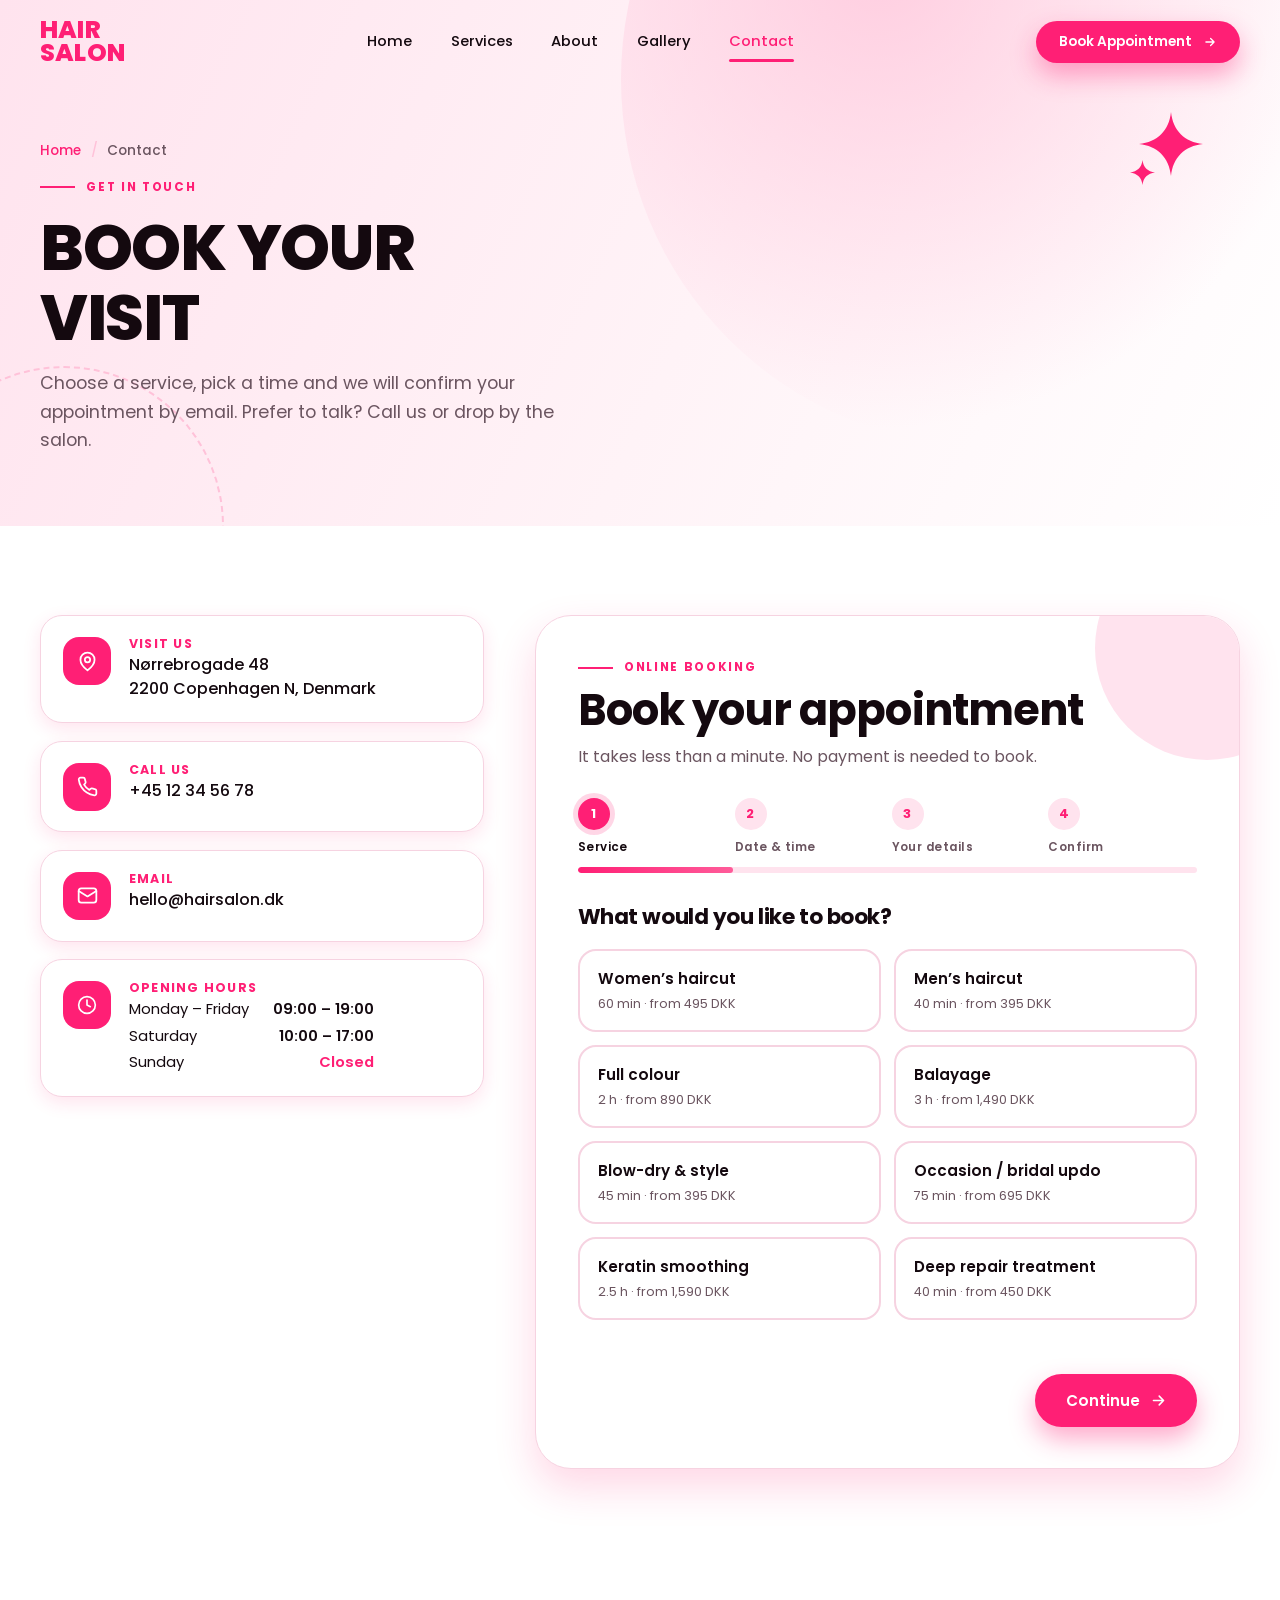
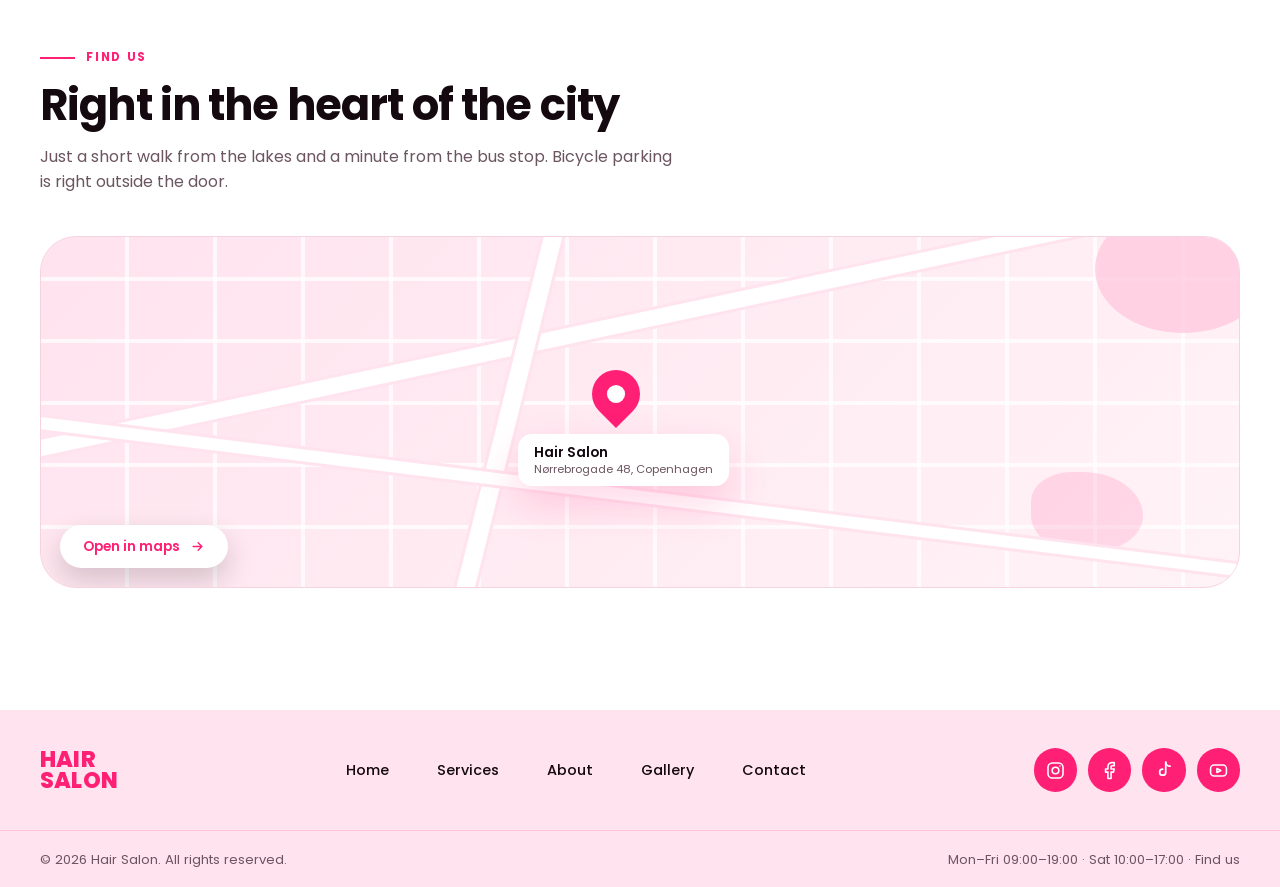
<file: contact.html>
<!doctype html>
<html lang="en">
<head>
  <meta charset="utf-8">
  <meta name="viewport" content="width=device-width, initial-scale=1">
  <title>Contact &amp; Booking — Hair Salon</title>
  <meta name="description" content="Book your appointment at Hair Salon online, find our address and opening hours, or get in touch with the team.">
  <meta name="theme-color" content="#ff1f75">
  <link rel="icon" href="assets/favicon.svg" type="image/svg+xml">
  <link rel="preconnect" href="https://fonts.googleapis.com">
  <link rel="preconnect" href="https://fonts.gstatic.com" crossorigin>
  <link rel="stylesheet" href="https://fonts.googleapis.com/css2?family=Poppins:wght@400;500;600;700;800&amp;display=swap">
  <link rel="stylesheet" href="css/main.css">
  <script src="js/boot.js"></script>
</head>
<body>
  <a class="skip-link" href="#main">Skip to content</a>

  <header class="site-header">
    <div class="container site-header__inner">
      <a class="logo" href="index.html" aria-label="Hair Salon — home">
        <span>Hair</span>
        <span>Salon</span>
      </a>
      <button class="nav-toggle" type="button" aria-expanded="false" aria-controls="site-nav" aria-label="Open menu">
        <span class="nav-toggle__bar"></span>
      </button>
      <nav class="site-nav" id="site-nav" aria-label="Main">
        <ul class="site-nav__list">
          <li><a class="site-nav__link" href="index.html">Home</a></li>
          <li><a class="site-nav__link" href="services.html">Services</a></li>
          <li><a class="site-nav__link" href="about.html">About</a></li>
          <li><a class="site-nav__link" href="gallery.html">Gallery</a></li>
          <li><a class="site-nav__link is-active" href="contact.html" aria-current="page">Contact</a></li>
        </ul>
        <a class="btn btn--primary btn--arrow btn--sm" href="contact.html#booking">Book Appointment</a>
      </nav>
    </div>
  </header>

  <main id="main">

    <section class="page-hero" aria-labelledby="page-title">
      <div class="container">
        <div class="page-hero__inner">
          <ol class="breadcrumbs" aria-label="Breadcrumb">
            <li><a href="index.html">Home</a></li>
            <li aria-current="page">Contact</li>
          </ol>
          <span class="eyebrow">Get in touch</span>
          <h1 class="page-hero__title" id="page-title">Book Your<br>Visit</h1>
          <p class="page-hero__lead">Choose a service, pick a time and we will confirm your appointment by email. Prefer to talk? Call us or drop by the salon.</p>
        </div>
        <div class="page-hero__spark" aria-hidden="true">
          <span class="sparkle sparkle--xl"></span>
          <span class="sparkle sparkle--md sparkle--late"></span>
        </div>
      </div>
    </section>

    <section class="section" aria-labelledby="booking-title">
      <div class="container contact-grid">

        <!-- INFO -->
        <aside class="contact-info" aria-label="Salon details">
          <div class="info-card card reveal">
            <span class="info-card__icon"><span class="icon icon--pin" aria-hidden="true"></span></span>
            <div>
              <h2 class="info-card__title">Visit us</h2>
              <p class="info-card__text">Nørrebrogade 48<br>2200 Copenhagen N, Denmark</p>
            </div>
          </div>
          <div class="info-card card reveal" data-delay="1">
            <span class="info-card__icon"><span class="icon icon--phone" aria-hidden="true"></span></span>
            <div>
              <h2 class="info-card__title">Call us</h2>
              <p class="info-card__text"><a href="tel:+4512345678">+45 12 34 56 78</a></p>
            </div>
          </div>
          <div class="info-card card reveal" data-delay="2">
            <span class="info-card__icon"><span class="icon icon--mail" aria-hidden="true"></span></span>
            <div>
              <h2 class="info-card__title">Email</h2>
              <p class="info-card__text"><a href="mailto:hello@hairsalon.dk">hello@hairsalon.dk</a></p>
            </div>
          </div>
          <div class="info-card card reveal" data-delay="3">
            <span class="info-card__icon"><span class="icon icon--clock" aria-hidden="true"></span></span>
            <div>
              <h2 class="info-card__title">Opening hours</h2>
              <dl class="hours">
                <div class="hours__row"><dt>Monday – Friday</dt><dd>09:00 – 19:00</dd></div>
                <div class="hours__row"><dt>Saturday</dt><dd>10:00 – 17:00</dd></div>
                <div class="hours__row hours__row--closed"><dt>Sunday</dt><dd>Closed</dd></div>
              </dl>
            </div>
          </div>
        </aside>

        <!-- BOOKING -->
        <div class="booking reveal reveal--right" id="booking">
          <div class="booking__head" data-booking-head data-step="1">
            <span class="eyebrow">Online booking</span>
            <h2 id="booking-title">Book your appointment</h2>
            <p>It takes less than a minute. No payment is needed to book.</p>
          </div>

          <div class="booking__progress-wrap" data-booking-head>
            <ol class="steps" aria-label="Booking progress">
              <li class="steps__item is-active" data-step-item="1"><span class="steps__num">1</span><span>Service</span></li>
              <li class="steps__item" data-step-item="2"><span class="steps__num">2</span><span>Date &amp; time</span></li>
              <li class="steps__item" data-step-item="3"><span class="steps__num">3</span><span>Your details</span></li>
              <li class="steps__item" data-step-item="4"><span class="steps__num">4</span><span>Confirm</span></li>
            </ol>
          </div>

          <form id="booking-form" data-step="1" novalidate>
            <div class="progress" aria-hidden="true"><span class="progress__bar"></span></div>

            <!-- STEP 1 -->
            <div class="booking__panel is-active" data-panel="1">
              <h3 class="booking__title">What would you like to book?</h3>
              <fieldset class="fieldset">
                <legend class="sr-only">Service</legend>
                <div class="choice-grid">
                  <label class="choice"><input class="choice__input" type="radio" name="service" value="women-cut" data-name="Women’s haircut" data-price="from 495 DKK"><span class="choice__body"><span class="choice__title">Women’s haircut</span><span class="choice__meta">60 min · from 495 DKK</span></span></label>
                  <label class="choice"><input class="choice__input" type="radio" name="service" value="men-cut" data-name="Men’s haircut" data-price="from 395 DKK"><span class="choice__body"><span class="choice__title">Men’s haircut</span><span class="choice__meta">40 min · from 395 DKK</span></span></label>
                  <label class="choice"><input class="choice__input" type="radio" name="service" value="colour" data-name="Full colour" data-price="from 890 DKK"><span class="choice__body"><span class="choice__title">Full colour</span><span class="choice__meta">2 h · from 890 DKK</span></span></label>
                  <label class="choice"><input class="choice__input" type="radio" name="service" value="balayage" data-name="Balayage" data-price="from 1,490 DKK"><span class="choice__body"><span class="choice__title">Balayage</span><span class="choice__meta">3 h · from 1,490 DKK</span></span></label>
                  <label class="choice"><input class="choice__input" type="radio" name="service" value="blowdry" data-name="Blow-dry &amp; style" data-price="from 395 DKK"><span class="choice__body"><span class="choice__title">Blow-dry &amp; style</span><span class="choice__meta">45 min · from 395 DKK</span></span></label>
                  <label class="choice"><input class="choice__input" type="radio" name="service" value="updo" data-name="Occasion / bridal updo" data-price="from 695 DKK"><span class="choice__body"><span class="choice__title">Occasion / bridal updo</span><span class="choice__meta">75 min · from 695 DKK</span></span></label>
                  <label class="choice"><input class="choice__input" type="radio" name="service" value="keratin" data-name="Keratin smoothing" data-price="from 1,590 DKK"><span class="choice__body"><span class="choice__title">Keratin smoothing</span><span class="choice__meta">2.5 h · from 1,590 DKK</span></span></label>
                  <label class="choice"><input class="choice__input" type="radio" name="service" value="repair" data-name="Deep repair treatment" data-price="from 450 DKK"><span class="choice__body"><span class="choice__title">Deep repair treatment</span><span class="choice__meta">40 min · from 450 DKK</span></span></label>
                </div>
                <p class="field__error" data-error-for="service" role="alert"></p>
              </fieldset>
              <div class="booking__actions booking__actions--end">
                <button class="btn btn--primary btn--arrow" type="button" data-next>Continue</button>
              </div>
            </div>

            <!-- STEP 2 -->
            <div class="booking__panel" data-panel="2" hidden>
              <h3 class="booking__title">When suits you best?</h3>
              <div class="form-grid">
                <div class="field">
                  <label class="field__label" for="stylist">Stylist <small>(optional)</small></label>
                  <select class="select" id="stylist" name="stylist">
                    <option value="any">No preference</option>
                    <option value="maja">Maja Larsen</option>
                    <option value="sofie">Sofie Nielsen</option>
                    <option value="emil">Emil Andersen</option>
                    <option value="freja">Freja Holm</option>
                  </select>
                  <p class="field__error"></p>
                </div>
                <div class="field">
                  <label class="field__label" for="date">Date</label>
                  <input class="input" type="date" id="date" name="date" required>
                  <p class="field__error" data-error-for="date" role="alert"></p>
                </div>
              </div>
              <fieldset class="fieldset">
                <legend class="fieldset__legend">Available times</legend>
                <div class="slots">
                  <label class="choice"><input class="choice__input" type="radio" name="time" value="09:00"><span class="choice__body">09:00</span></label>
                  <label class="choice"><input class="choice__input" type="radio" name="time" value="10:00"><span class="choice__body">10:00</span></label>
                  <label class="choice"><input class="choice__input" type="radio" name="time" value="11:00"><span class="choice__body">11:00</span></label>
                  <label class="choice"><input class="choice__input" type="radio" name="time" value="12:00" disabled><span class="choice__body">12:00</span></label>
                  <label class="choice"><input class="choice__input" type="radio" name="time" value="13:00"><span class="choice__body">13:00</span></label>
                  <label class="choice"><input class="choice__input" type="radio" name="time" value="14:00"><span class="choice__body">14:00</span></label>
                  <label class="choice"><input class="choice__input" type="radio" name="time" value="15:00" disabled><span class="choice__body">15:00</span></label>
                  <label class="choice"><input class="choice__input" type="radio" name="time" value="16:00"><span class="choice__body">16:00</span></label>
                  <label class="choice"><input class="choice__input" type="radio" name="time" value="17:00"><span class="choice__body">17:00</span></label>
                </div>
                <p class="field__error" data-error-for="time" role="alert"></p>
              </fieldset>
              <div class="booking__actions">
                <button class="btn btn--ghost btn--back" type="button" data-prev>Back</button>
                <button class="btn btn--primary btn--arrow" type="button" data-next>Continue</button>
              </div>
            </div>

            <!-- STEP 3 -->
            <div class="booking__panel" data-panel="3" hidden>
              <h3 class="booking__title">Tell us about you</h3>
              <div class="form-grid">
                <div class="field">
                  <label class="field__label" for="name">Full name</label>
                  <input class="input" type="text" id="name" name="name" autocomplete="name" placeholder="Anna Jensen" required>
                  <p class="field__error" data-error-for="name" role="alert"></p>
                </div>
                <div class="field">
                  <label class="field__label" for="email">Email</label>
                  <input class="input" type="email" id="email" name="email" autocomplete="email" placeholder="anna@example.com" required>
                  <p class="field__error" data-error-for="email" role="alert"></p>
                </div>
                <div class="field form-grid__full">
                  <label class="field__label" for="phone">Phone <small>(optional)</small></label>
                  <input class="input" type="tel" id="phone" name="phone" autocomplete="tel" placeholder="+45 12 34 56 78">
                  <p class="field__error" data-error-for="phone" role="alert"></p>
                </div>
                <div class="field form-grid__full">
                  <label class="field__label" for="notes">Anything we should know? <small>(optional)</small></label>
                  <textarea class="textarea" id="notes" name="notes" placeholder="Hair length, inspiration photos, allergies…"></textarea>
                </div>
              </div>
              <div class="booking__actions">
                <button class="btn btn--ghost btn--back" type="button" data-prev>Back</button>
                <button class="btn btn--primary btn--arrow" type="button" data-next>Review</button>
              </div>
            </div>

            <!-- STEP 4 -->
            <div class="booking__panel" data-panel="4" hidden>
              <h3 class="booking__title">Check your booking</h3>
              <dl class="summary">
                <div class="summary__row"><dt>Service</dt><dd data-summary="service"></dd></div>
                <div class="summary__row"><dt>Price</dt><dd data-summary="price"></dd></div>
                <div class="summary__row"><dt>Stylist</dt><dd data-summary="stylist"></dd></div>
                <div class="summary__row"><dt>Date</dt><dd data-summary="date"></dd></div>
                <div class="summary__row"><dt>Time</dt><dd data-summary="time"></dd></div>
                <div class="summary__row"><dt>Name</dt><dd data-summary="name"></dd></div>
                <div class="summary__row"><dt>Email</dt><dd data-summary="email"></dd></div>
              </dl>
              <div class="field">
                <label class="check">
                  <input class="check__input" type="checkbox" name="consent">
                  <span class="check__box"></span>
                  <span>I agree to be contacted about this booking. Final prices are confirmed at the salon.</span>
                </label>
                <p class="field__error" data-error-for="consent" role="alert"></p>
              </div>
              <div class="booking__actions">
                <button class="btn btn--ghost btn--back" type="button" data-prev>Back</button>
                <button class="btn btn--primary btn--arrow" type="submit">Confirm booking</button>
              </div>
            </div>
          </form>

          <!-- SUCCESS -->
          <div class="booking__success" data-success hidden>
            <span class="booking__success-icon"><span class="icon icon--check" aria-hidden="true"></span></span>
            <h2 tabindex="-1">You are all set!</h2>
            <p>We have noted your request and will send a confirmation to <strong data-success-email></strong> shortly.</p>
            <span class="booking__ref" data-ref></span>
            <p>Keep this reference handy — we will look forward to seeing you.</p>
            <button class="btn btn--outline btn--sm" type="button" data-new-booking>Make another booking</button>
          </div>
        </div>

      </div>
    </section>

    <!-- MAP -->
    <section class="section" aria-labelledby="map-title">
      <div class="container">
        <div class="section-head reveal">
          <span class="eyebrow">Find us</span>
          <h2 id="map-title">Right in the heart of the city</h2>
          <p>Just a short walk from the lakes and a minute from the bus stop. Bicycle parking is right outside the door.</p>
        </div>
        <div class="map reveal reveal--zoom" role="img" aria-label="Stylised map showing the salon location at Nørrebrogade 48">
          <span class="map__water"></span>
          <span class="map__park"></span>
          <span class="map__road map__road--a"></span>
          <span class="map__road map__road--b"></span>
          <span class="map__road map__road--c"></span>
          <span class="map__pin"></span>
          <span class="map__label">Hair Salon<small>Nørrebrogade 48, Copenhagen</small></span>
          <a class="btn btn--white btn--sm btn--arrow map__link" href="https://www.openstreetmap.org/search?query=N%C3%B8rrebrogade%2048%20Copenhagen" target="_blank" rel="noopener">Open in maps</a>
        </div>
      </div>
    </section>

  </main>

  <footer class="site-footer">
    <div class="container site-footer__main">
      <a class="logo logo--footer" href="index.html" aria-label="Hair Salon — home"><span>Hair</span><span>Salon</span></a>
      <nav class="footer-nav" aria-label="Footer">
        <a href="index.html">Home</a>
        <a href="services.html">Services</a>
        <a href="about.html">About</a>
        <a href="gallery.html">Gallery</a>
        <a href="contact.html">Contact</a>
      </nav>
      <ul class="social" aria-label="Social media">
        <li><a class="social__link" href="https://www.instagram.com/" target="_blank" rel="noopener" aria-label="Instagram"><span class="icon icon--instagram" aria-hidden="true"></span></a></li>
        <li><a class="social__link" href="https://www.facebook.com/" target="_blank" rel="noopener" aria-label="Facebook"><span class="icon icon--facebook" aria-hidden="true"></span></a></li>
        <li><a class="social__link" href="https://www.tiktok.com/" target="_blank" rel="noopener" aria-label="TikTok"><span class="icon icon--tiktok" aria-hidden="true"></span></a></li>
        <li><a class="social__link" href="https://www.youtube.com/" target="_blank" rel="noopener" aria-label="YouTube"><span class="icon icon--youtube" aria-hidden="true"></span></a></li>
      </ul>
    </div>
    <div class="site-footer__bar">
      <div class="container site-footer__bar-inner">
        <span>© <span data-year>2026</span> Hair Salon. All rights reserved.</span>
        <span>Mon–Fri 09:00–19:00 · Sat 10:00–17:00 · <a href="contact.html">Find us</a></span>
      </div>
    </div>
  </footer>

  <button class="to-top" type="button" aria-label="Back to top"><span class="icon icon--arrow" aria-hidden="true"></span></button>

  <script src="js/main.js" defer></script>
  <script src="js/booking.js" defer></script>
</body>
</html>
</file>
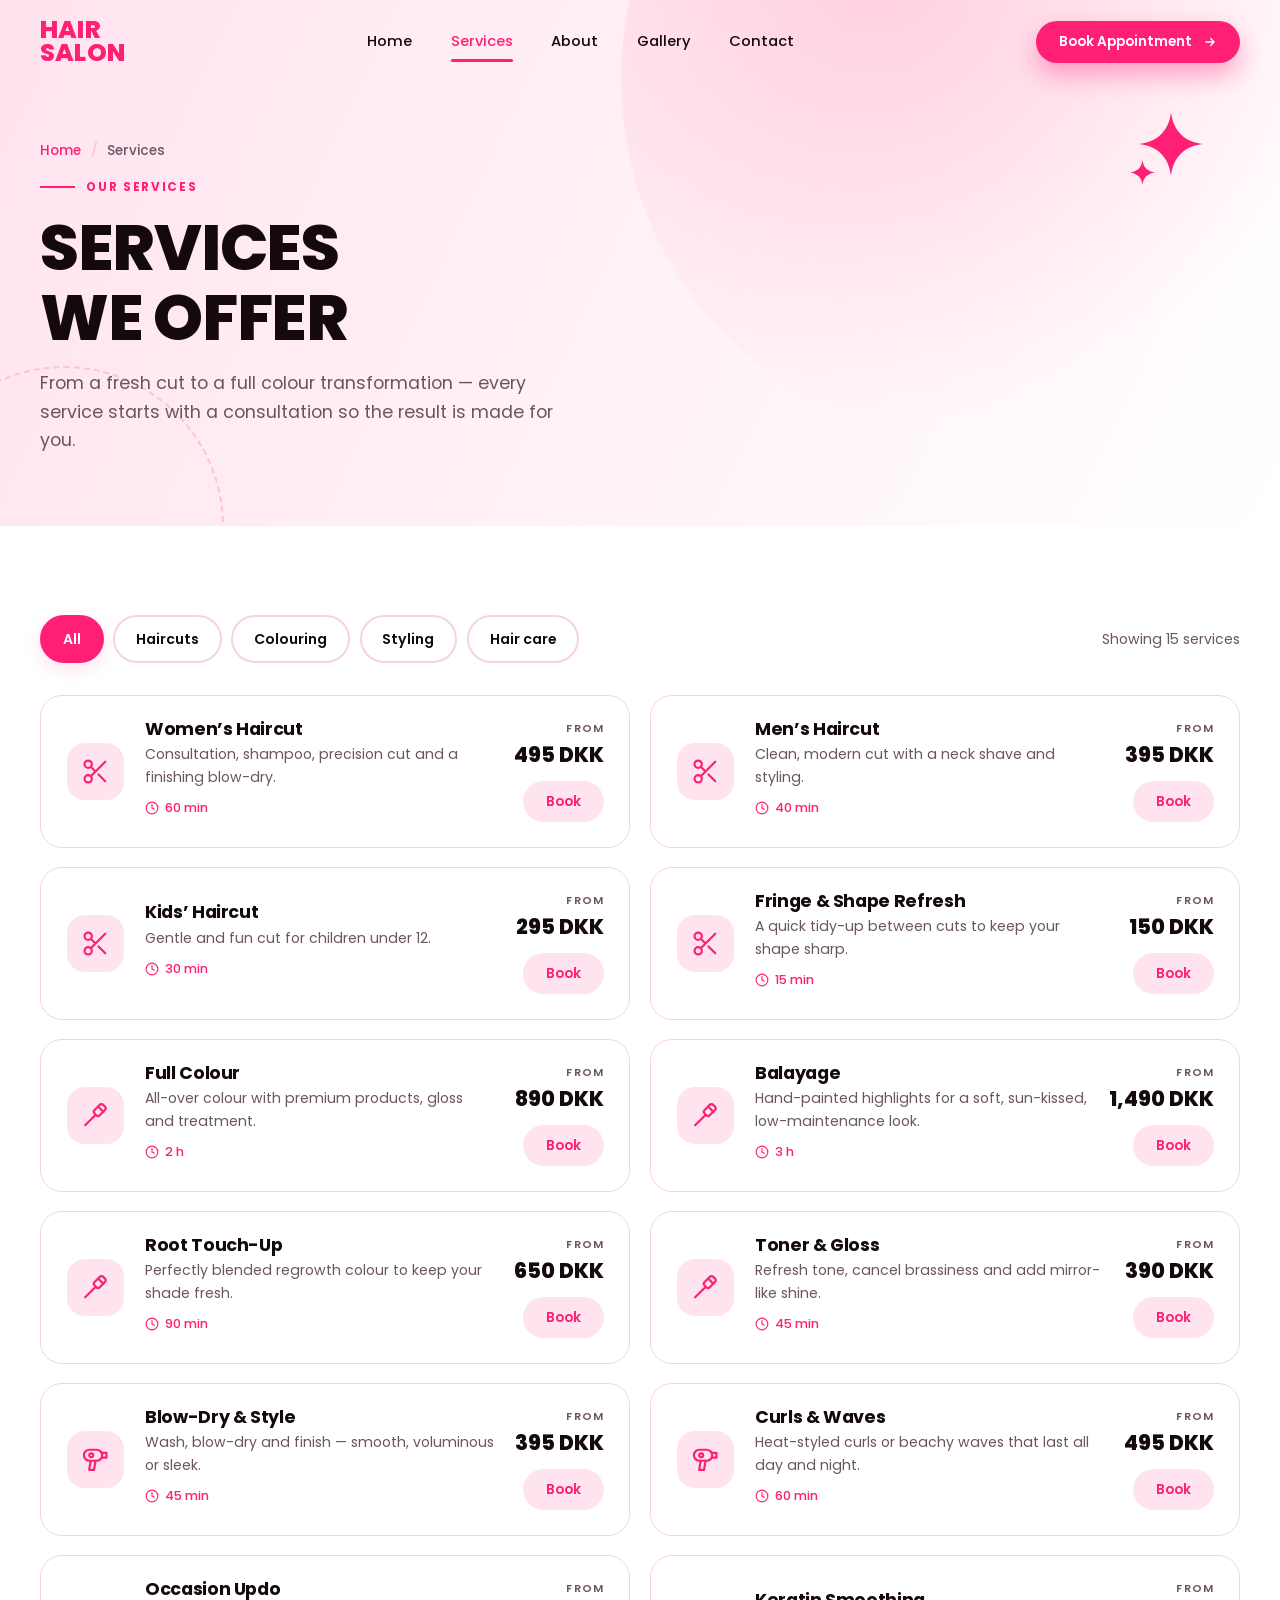
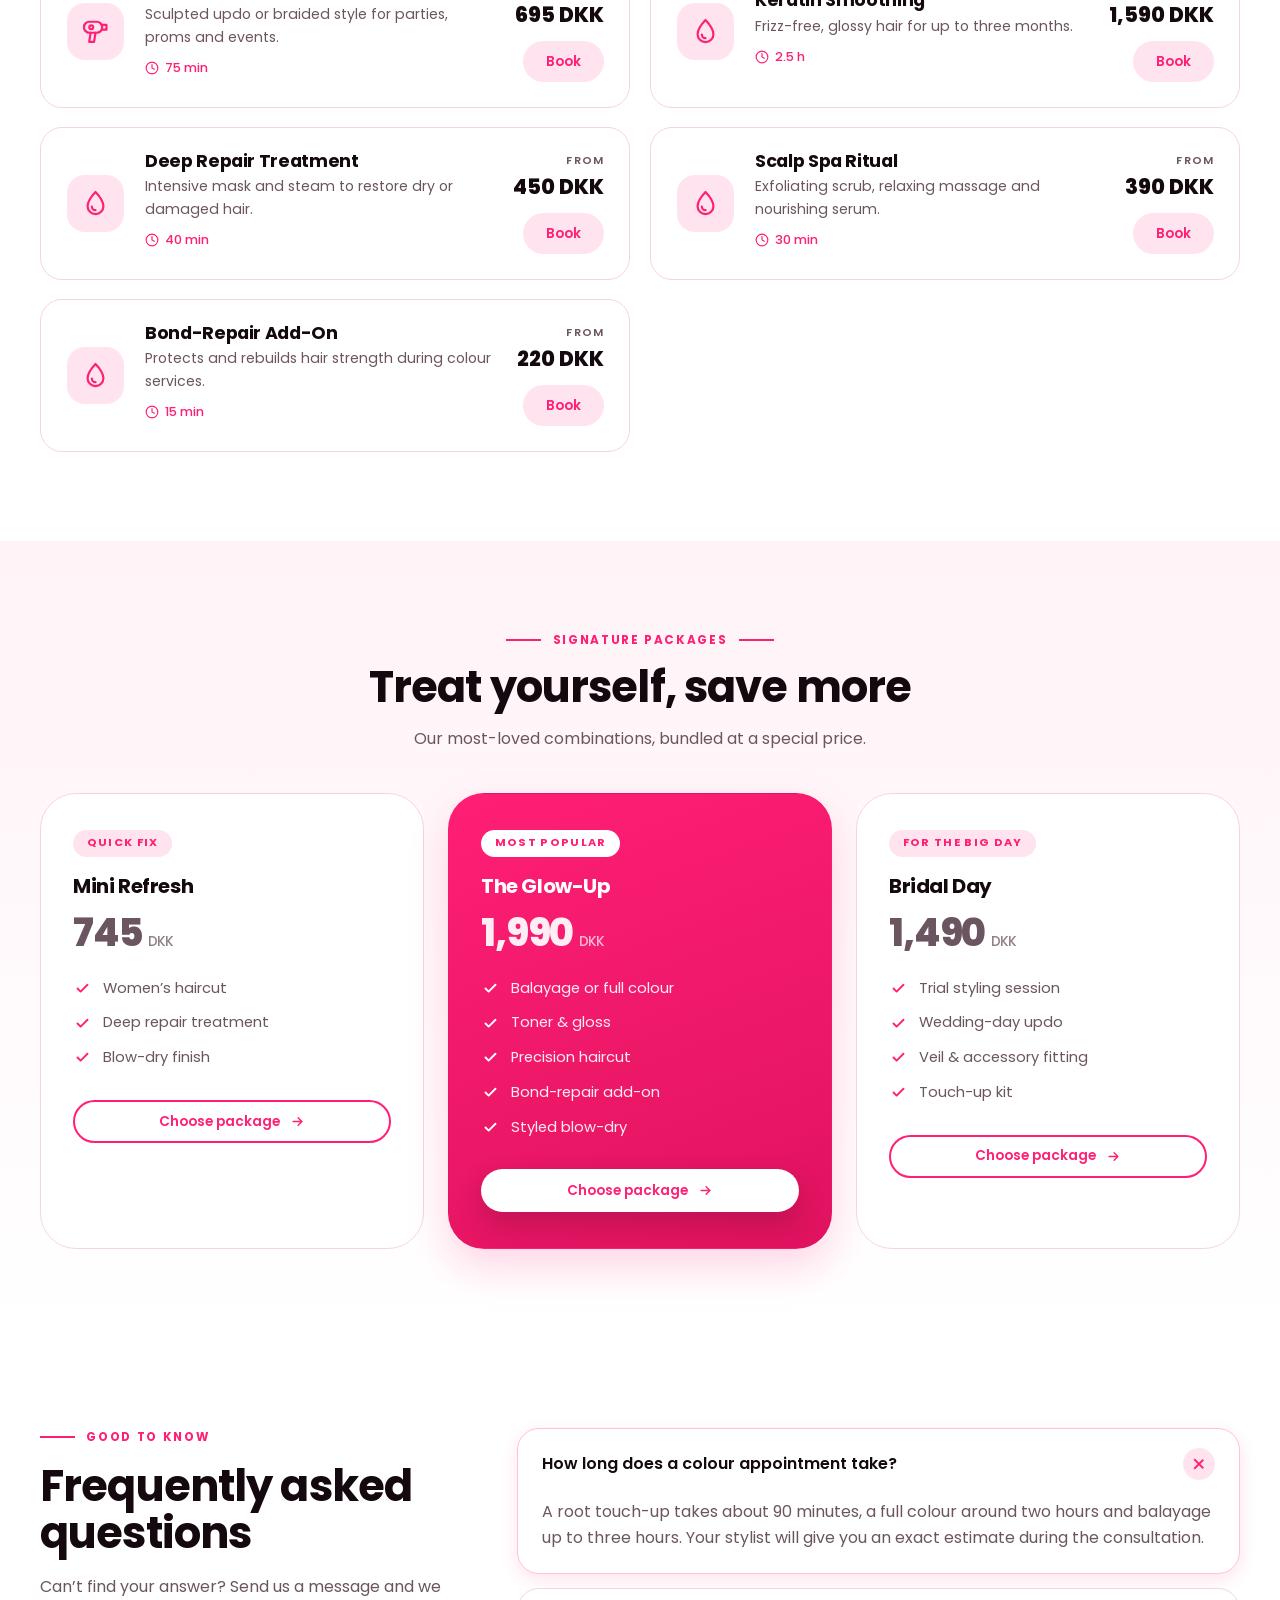
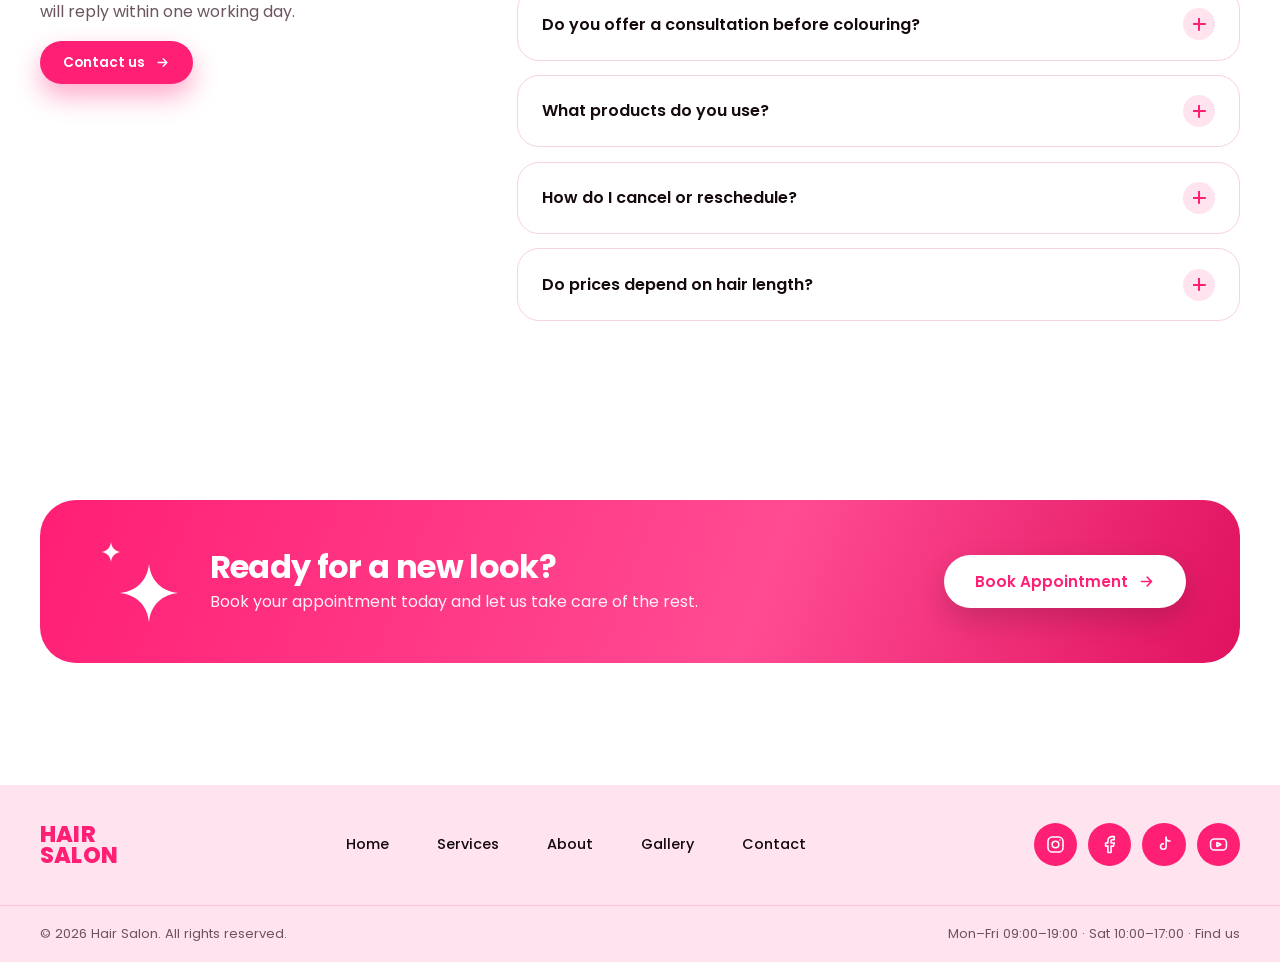
<file: services.html>
<!doctype html>
<html lang="en">
<head>
  <meta charset="utf-8">
  <meta name="viewport" content="width=device-width, initial-scale=1">
  <title>Services &amp; Prices — Hair Salon</title>
  <meta name="description" content="Haircuts, colouring, styling and hair care treatments at Hair Salon. See our full price list and signature packages.">
  <meta name="theme-color" content="#ff1f75">
  <link rel="icon" href="assets/favicon.svg" type="image/svg+xml">
  <link rel="preconnect" href="https://fonts.googleapis.com">
  <link rel="preconnect" href="https://fonts.gstatic.com" crossorigin>
  <link rel="stylesheet" href="https://fonts.googleapis.com/css2?family=Poppins:wght@400;500;600;700;800&amp;display=swap">
  <link rel="stylesheet" href="css/main.css">
  <script src="js/boot.js"></script>
</head>
<body>
  <a class="skip-link" href="#main">Skip to content</a>

  <header class="site-header">
    <div class="container site-header__inner">
      <a class="logo" href="index.html" aria-label="Hair Salon — home">
        <span>Hair</span>
        <span>Salon</span>
      </a>
      <button class="nav-toggle" type="button" aria-expanded="false" aria-controls="site-nav" aria-label="Open menu">
        <span class="nav-toggle__bar"></span>
      </button>
      <nav class="site-nav" id="site-nav" aria-label="Main">
        <ul class="site-nav__list">
          <li><a class="site-nav__link" href="index.html">Home</a></li>
          <li><a class="site-nav__link is-active" href="services.html" aria-current="page">Services</a></li>
          <li><a class="site-nav__link" href="about.html">About</a></li>
          <li><a class="site-nav__link" href="gallery.html">Gallery</a></li>
          <li><a class="site-nav__link" href="contact.html">Contact</a></li>
        </ul>
        <a class="btn btn--primary btn--arrow btn--sm" href="contact.html#booking">Book Appointment</a>
      </nav>
    </div>
  </header>

  <main id="main">

    <section class="page-hero" aria-labelledby="page-title">
      <div class="container">
        <div class="page-hero__inner">
          <ol class="breadcrumbs" aria-label="Breadcrumb">
            <li><a href="index.html">Home</a></li>
            <li aria-current="page">Services</li>
          </ol>
          <span class="eyebrow">Our services</span>
          <h1 class="page-hero__title" id="page-title">Services<br>We Offer</h1>
          <p class="page-hero__lead">From a fresh cut to a full colour transformation — every service starts with a consultation so the result is made for you.</p>
        </div>
        <div class="page-hero__spark" aria-hidden="true">
          <span class="sparkle sparkle--xl"></span>
          <span class="sparkle sparkle--md sparkle--late"></span>
        </div>
      </div>
    </section>

    <!-- PRICE LIST -->
    <section class="section" aria-labelledby="prices-title">
      <div class="container">
        <h2 class="sr-only" id="prices-title">Price list</h2>

        <div class="price-toolbar">
          <div class="chips" role="group" aria-label="Filter services">
            <button class="chip is-active" type="button" data-filter="all" aria-pressed="true">All</button>
            <button class="chip" type="button" data-filter="cut" aria-pressed="false">Haircuts</button>
            <button class="chip" type="button" data-filter="color" aria-pressed="false">Colouring</button>
            <button class="chip" type="button" data-filter="style" aria-pressed="false">Styling</button>
            <button class="chip" type="button" data-filter="care" aria-pressed="false">Hair care</button>
          </div>
          <p class="price-toolbar__count" data-count-label aria-live="polite">Showing 14 services</p>
        </div>

        <div class="price-list" data-services>

          <article class="price-card" data-category="cut">
            <span class="price-card__icon"><span class="icon icon--scissors" aria-hidden="true"></span></span>
            <div>
              <h3 class="price-card__title">Women’s Haircut</h3>
              <p class="price-card__desc">Consultation, shampoo, precision cut and a finishing blow-dry.</p>
              <span class="price-card__meta"><span class="icon icon--sm icon--clock" aria-hidden="true"></span>60 min</span>
            </div>
            <div class="price-card__buy">
              <span class="price-card__price"><small>from</small>495 DKK</span>
              <a class="btn btn--ghost btn--sm" href="contact.html?service=women-cut#booking">Book</a>
            </div>
          </article>

          <article class="price-card" data-category="cut">
            <span class="price-card__icon"><span class="icon icon--scissors" aria-hidden="true"></span></span>
            <div>
              <h3 class="price-card__title">Men’s Haircut</h3>
              <p class="price-card__desc">Clean, modern cut with a neck shave and styling.</p>
              <span class="price-card__meta"><span class="icon icon--sm icon--clock" aria-hidden="true"></span>40 min</span>
            </div>
            <div class="price-card__buy">
              <span class="price-card__price"><small>from</small>395 DKK</span>
              <a class="btn btn--ghost btn--sm" href="contact.html?service=men-cut#booking">Book</a>
            </div>
          </article>

          <article class="price-card" data-category="cut">
            <span class="price-card__icon"><span class="icon icon--scissors" aria-hidden="true"></span></span>
            <div>
              <h3 class="price-card__title">Kids’ Haircut</h3>
              <p class="price-card__desc">Gentle and fun cut for children under 12.</p>
              <span class="price-card__meta"><span class="icon icon--sm icon--clock" aria-hidden="true"></span>30 min</span>
            </div>
            <div class="price-card__buy">
              <span class="price-card__price"><small>from</small>295 DKK</span>
              <a class="btn btn--ghost btn--sm" href="contact.html?service=women-cut#booking">Book</a>
            </div>
          </article>

          <article class="price-card" data-category="cut">
            <span class="price-card__icon"><span class="icon icon--scissors" aria-hidden="true"></span></span>
            <div>
              <h3 class="price-card__title">Fringe &amp; Shape Refresh</h3>
              <p class="price-card__desc">A quick tidy-up between cuts to keep your shape sharp.</p>
              <span class="price-card__meta"><span class="icon icon--sm icon--clock" aria-hidden="true"></span>15 min</span>
            </div>
            <div class="price-card__buy">
              <span class="price-card__price"><small>from</small>150 DKK</span>
              <a class="btn btn--ghost btn--sm" href="contact.html?service=women-cut#booking">Book</a>
            </div>
          </article>

          <article class="price-card" data-category="color">
            <span class="price-card__icon"><span class="icon icon--brush" aria-hidden="true"></span></span>
            <div>
              <h3 class="price-card__title">Full Colour</h3>
              <p class="price-card__desc">All-over colour with premium products, gloss and treatment.</p>
              <span class="price-card__meta"><span class="icon icon--sm icon--clock" aria-hidden="true"></span>2 h</span>
            </div>
            <div class="price-card__buy">
              <span class="price-card__price"><small>from</small>890 DKK</span>
              <a class="btn btn--ghost btn--sm" href="contact.html?service=colour#booking">Book</a>
            </div>
          </article>

          <article class="price-card" data-category="color">
            <span class="price-card__icon"><span class="icon icon--brush" aria-hidden="true"></span></span>
            <div>
              <h3 class="price-card__title">Balayage</h3>
              <p class="price-card__desc">Hand-painted highlights for a soft, sun-kissed, low-maintenance look.</p>
              <span class="price-card__meta"><span class="icon icon--sm icon--clock" aria-hidden="true"></span>3 h</span>
            </div>
            <div class="price-card__buy">
              <span class="price-card__price"><small>from</small>1,490 DKK</span>
              <a class="btn btn--ghost btn--sm" href="contact.html?service=balayage#booking">Book</a>
            </div>
          </article>

          <article class="price-card" data-category="color">
            <span class="price-card__icon"><span class="icon icon--brush" aria-hidden="true"></span></span>
            <div>
              <h3 class="price-card__title">Root Touch-Up</h3>
              <p class="price-card__desc">Perfectly blended regrowth colour to keep your shade fresh.</p>
              <span class="price-card__meta"><span class="icon icon--sm icon--clock" aria-hidden="true"></span>90 min</span>
            </div>
            <div class="price-card__buy">
              <span class="price-card__price"><small>from</small>650 DKK</span>
              <a class="btn btn--ghost btn--sm" href="contact.html?service=colour#booking">Book</a>
            </div>
          </article>

          <article class="price-card" data-category="color">
            <span class="price-card__icon"><span class="icon icon--brush" aria-hidden="true"></span></span>
            <div>
              <h3 class="price-card__title">Toner &amp; Gloss</h3>
              <p class="price-card__desc">Refresh tone, cancel brassiness and add mirror-like shine.</p>
              <span class="price-card__meta"><span class="icon icon--sm icon--clock" aria-hidden="true"></span>45 min</span>
            </div>
            <div class="price-card__buy">
              <span class="price-card__price"><small>from</small>390 DKK</span>
              <a class="btn btn--ghost btn--sm" href="contact.html?service=colour#booking">Book</a>
            </div>
          </article>

          <article class="price-card" data-category="style">
            <span class="price-card__icon"><span class="icon icon--dryer" aria-hidden="true"></span></span>
            <div>
              <h3 class="price-card__title">Blow-Dry &amp; Style</h3>
              <p class="price-card__desc">Wash, blow-dry and finish — smooth, voluminous or sleek.</p>
              <span class="price-card__meta"><span class="icon icon--sm icon--clock" aria-hidden="true"></span>45 min</span>
            </div>
            <div class="price-card__buy">
              <span class="price-card__price"><small>from</small>395 DKK</span>
              <a class="btn btn--ghost btn--sm" href="contact.html?service=blowdry#booking">Book</a>
            </div>
          </article>

          <article class="price-card" data-category="style">
            <span class="price-card__icon"><span class="icon icon--dryer" aria-hidden="true"></span></span>
            <div>
              <h3 class="price-card__title">Curls &amp; Waves</h3>
              <p class="price-card__desc">Heat-styled curls or beachy waves that last all day and night.</p>
              <span class="price-card__meta"><span class="icon icon--sm icon--clock" aria-hidden="true"></span>60 min</span>
            </div>
            <div class="price-card__buy">
              <span class="price-card__price"><small>from</small>495 DKK</span>
              <a class="btn btn--ghost btn--sm" href="contact.html?service=blowdry#booking">Book</a>
            </div>
          </article>

          <article class="price-card" data-category="style">
            <span class="price-card__icon"><span class="icon icon--dryer" aria-hidden="true"></span></span>
            <div>
              <h3 class="price-card__title">Occasion Updo</h3>
              <p class="price-card__desc">Sculpted updo or braided style for parties, proms and events.</p>
              <span class="price-card__meta"><span class="icon icon--sm icon--clock" aria-hidden="true"></span>75 min</span>
            </div>
            <div class="price-card__buy">
              <span class="price-card__price"><small>from</small>695 DKK</span>
              <a class="btn btn--ghost btn--sm" href="contact.html?service=updo#booking">Book</a>
            </div>
          </article>

          <article class="price-card" data-category="care">
            <span class="price-card__icon"><span class="icon icon--drop" aria-hidden="true"></span></span>
            <div>
              <h3 class="price-card__title">Keratin Smoothing</h3>
              <p class="price-card__desc">Frizz-free, glossy hair for up to three months.</p>
              <span class="price-card__meta"><span class="icon icon--sm icon--clock" aria-hidden="true"></span>2.5 h</span>
            </div>
            <div class="price-card__buy">
              <span class="price-card__price"><small>from</small>1,590 DKK</span>
              <a class="btn btn--ghost btn--sm" href="contact.html?service=keratin#booking">Book</a>
            </div>
          </article>

          <article class="price-card" data-category="care">
            <span class="price-card__icon"><span class="icon icon--drop" aria-hidden="true"></span></span>
            <div>
              <h3 class="price-card__title">Deep Repair Treatment</h3>
              <p class="price-card__desc">Intensive mask and steam to restore dry or damaged hair.</p>
              <span class="price-card__meta"><span class="icon icon--sm icon--clock" aria-hidden="true"></span>40 min</span>
            </div>
            <div class="price-card__buy">
              <span class="price-card__price"><small>from</small>450 DKK</span>
              <a class="btn btn--ghost btn--sm" href="contact.html?service=repair#booking">Book</a>
            </div>
          </article>

          <article class="price-card" data-category="care">
            <span class="price-card__icon"><span class="icon icon--drop" aria-hidden="true"></span></span>
            <div>
              <h3 class="price-card__title">Scalp Spa Ritual</h3>
              <p class="price-card__desc">Exfoliating scrub, relaxing massage and nourishing serum.</p>
              <span class="price-card__meta"><span class="icon icon--sm icon--clock" aria-hidden="true"></span>30 min</span>
            </div>
            <div class="price-card__buy">
              <span class="price-card__price"><small>from</small>390 DKK</span>
              <a class="btn btn--ghost btn--sm" href="contact.html?service=repair#booking">Book</a>
            </div>
          </article>

          <article class="price-card" data-category="care">
            <span class="price-card__icon"><span class="icon icon--drop" aria-hidden="true"></span></span>
            <div>
              <h3 class="price-card__title">Bond-Repair Add-On</h3>
              <p class="price-card__desc">Protects and rebuilds hair strength during colour services.</p>
              <span class="price-card__meta"><span class="icon icon--sm icon--clock" aria-hidden="true"></span>15 min</span>
            </div>
            <div class="price-card__buy">
              <span class="price-card__price"><small>from</small>220 DKK</span>
              <a class="btn btn--ghost btn--sm" href="contact.html?service=colour#booking">Book</a>
            </div>
          </article>

        </div>
      </div>
    </section>

    <!-- PACKAGES -->
    <section class="section section--tint" aria-labelledby="packages-title">
      <div class="container">
        <div class="section-head section-head--center reveal">
          <span class="eyebrow">Signature packages</span>
          <h2 id="packages-title">Treat yourself, save more</h2>
          <p>Our most-loved combinations, bundled at a special price.</p>
        </div>

        <div class="packages">
          <article class="package reveal" data-delay="1">
            <span class="package__tag">Quick fix</span>
            <h3>Mini Refresh</h3>
            <p class="package__price">745 <small>DKK</small></p>
            <ul class="package__list">
              <li>Women’s haircut</li>
              <li>Deep repair treatment</li>
              <li>Blow-dry finish</li>
            </ul>
            <a class="btn btn--outline btn--arrow btn--sm" href="contact.html?service=women-cut#booking">Choose package</a>
          </article>

          <article class="package package--featured reveal" data-delay="2">
            <span class="package__tag">Most popular</span>
            <h3>The Glow-Up</h3>
            <p class="package__price">1,990 <small>DKK</small></p>
            <ul class="package__list">
              <li>Balayage or full colour</li>
              <li>Toner &amp; gloss</li>
              <li>Precision haircut</li>
              <li>Bond-repair add-on</li>
              <li>Styled blow-dry</li>
            </ul>
            <a class="btn btn--white btn--arrow btn--sm" href="contact.html?service=balayage#booking">Choose package</a>
          </article>

          <article class="package reveal" data-delay="3">
            <span class="package__tag">For the big day</span>
            <h3>Bridal Day</h3>
            <p class="package__price">1,490 <small>DKK</small></p>
            <ul class="package__list">
              <li>Trial styling session</li>
              <li>Wedding-day updo</li>
              <li>Veil &amp; accessory fitting</li>
              <li>Touch-up kit</li>
            </ul>
            <a class="btn btn--outline btn--arrow btn--sm" href="contact.html?service=updo#booking">Choose package</a>
          </article>
        </div>
      </div>
    </section>

    <!-- FAQ -->
    <section class="section" aria-labelledby="faq-title">
      <div class="container faq-layout">
        <div class="faq-layout__intro reveal reveal--left">
          <span class="eyebrow">Good to know</span>
          <h2 id="faq-title">Frequently asked questions</h2>
          <p>Can’t find your answer? Send us a message and we will reply within one working day.</p>
          <a class="btn btn--primary btn--arrow btn--sm" href="contact.html">Contact us</a>
        </div>
        <div class="accordion reveal reveal--right">
          <details class="accordion__item" open>
            <summary class="accordion__summary">How long does a colour appointment take?</summary>
            <div class="accordion__body"><p>A root touch-up takes about 90 minutes, a full colour around two hours and balayage up to three hours. Your stylist will give you an exact estimate during the consultation.</p></div>
          </details>
          <details class="accordion__item">
            <summary class="accordion__summary">Do you offer a consultation before colouring?</summary>
            <div class="accordion__body"><p>Yes — every colour service begins with a free consultation. We talk through your goals, check your hair history and, if needed, do a strand test.</p></div>
          </details>
          <details class="accordion__item">
            <summary class="accordion__summary">What products do you use?</summary>
            <div class="accordion__body"><p>We work with professional, salon-grade brands that are kind to your hair. Ask us about vegan and ammonia-free options.</p></div>
          </details>
          <details class="accordion__item">
            <summary class="accordion__summary">How do I cancel or reschedule?</summary>
            <div class="accordion__body"><p>Please let us know at least 24 hours in advance by phone or email, and we will happily find you a new time.</p></div>
          </details>
          <details class="accordion__item">
            <summary class="accordion__summary">Do prices depend on hair length?</summary>
            <div class="accordion__body"><p>All prices are starting prices. Very long or thick hair may need extra time and product, which we will always discuss with you before we begin.</p></div>
          </details>
        </div>
      </div>
    </section>

    <!-- CTA -->
    <section class="section" aria-labelledby="cta-title">
      <div class="container">
        <div class="cta reveal reveal--zoom">
          <div class="cta__sparks" aria-hidden="true">
            <span class="sparkle sparkle--white"></span>
            <span class="sparkle sparkle--white sparkle--late"></span>
          </div>
          <div class="cta__text">
            <h2 class="cta__title" id="cta-title">Ready for a new look?</h2>
            <p class="cta__copy">Book your appointment today and let us take care of the rest.</p>
          </div>
          <a class="btn btn--white btn--arrow" href="contact.html#booking">Book Appointment</a>
        </div>
      </div>
    </section>

  </main>

  <footer class="site-footer">
    <div class="container site-footer__main">
      <a class="logo logo--footer" href="index.html" aria-label="Hair Salon — home"><span>Hair</span><span>Salon</span></a>
      <nav class="footer-nav" aria-label="Footer">
        <a href="index.html">Home</a>
        <a href="services.html">Services</a>
        <a href="about.html">About</a>
        <a href="gallery.html">Gallery</a>
        <a href="contact.html">Contact</a>
      </nav>
      <ul class="social" aria-label="Social media">
        <li><a class="social__link" href="https://www.instagram.com/" target="_blank" rel="noopener" aria-label="Instagram"><span class="icon icon--instagram" aria-hidden="true"></span></a></li>
        <li><a class="social__link" href="https://www.facebook.com/" target="_blank" rel="noopener" aria-label="Facebook"><span class="icon icon--facebook" aria-hidden="true"></span></a></li>
        <li><a class="social__link" href="https://www.tiktok.com/" target="_blank" rel="noopener" aria-label="TikTok"><span class="icon icon--tiktok" aria-hidden="true"></span></a></li>
        <li><a class="social__link" href="https://www.youtube.com/" target="_blank" rel="noopener" aria-label="YouTube"><span class="icon icon--youtube" aria-hidden="true"></span></a></li>
      </ul>
    </div>
    <div class="site-footer__bar">
      <div class="container site-footer__bar-inner">
        <span>© <span data-year>2026</span> Hair Salon. All rights reserved.</span>
        <span>Mon–Fri 09:00–19:00 · Sat 10:00–17:00 · <a href="contact.html">Find us</a></span>
      </div>
    </div>
  </footer>

  <button class="to-top" type="button" aria-label="Back to top"><span class="icon icon--arrow" aria-hidden="true"></span></button>

  <script src="js/main.js" defer></script>
  <script src="js/services.js" defer></script>
</body>
</html>
</file>
<file: css/main.css>
/* ==========================================================
   Hair Salon — main stylesheet entry
   Every visual (styles, icons, decorations, animations)
   lives in these CSS files. HTML = text + semantic tags only.
   ========================================================== */
@import url("base.css");
@import url("icons.css");
@import url("components.css");
@import url("layout.css");
@import url("home.css");
@import url("pages.css");
@import url("animations.css");
@import url("responsive.css");
</file>
